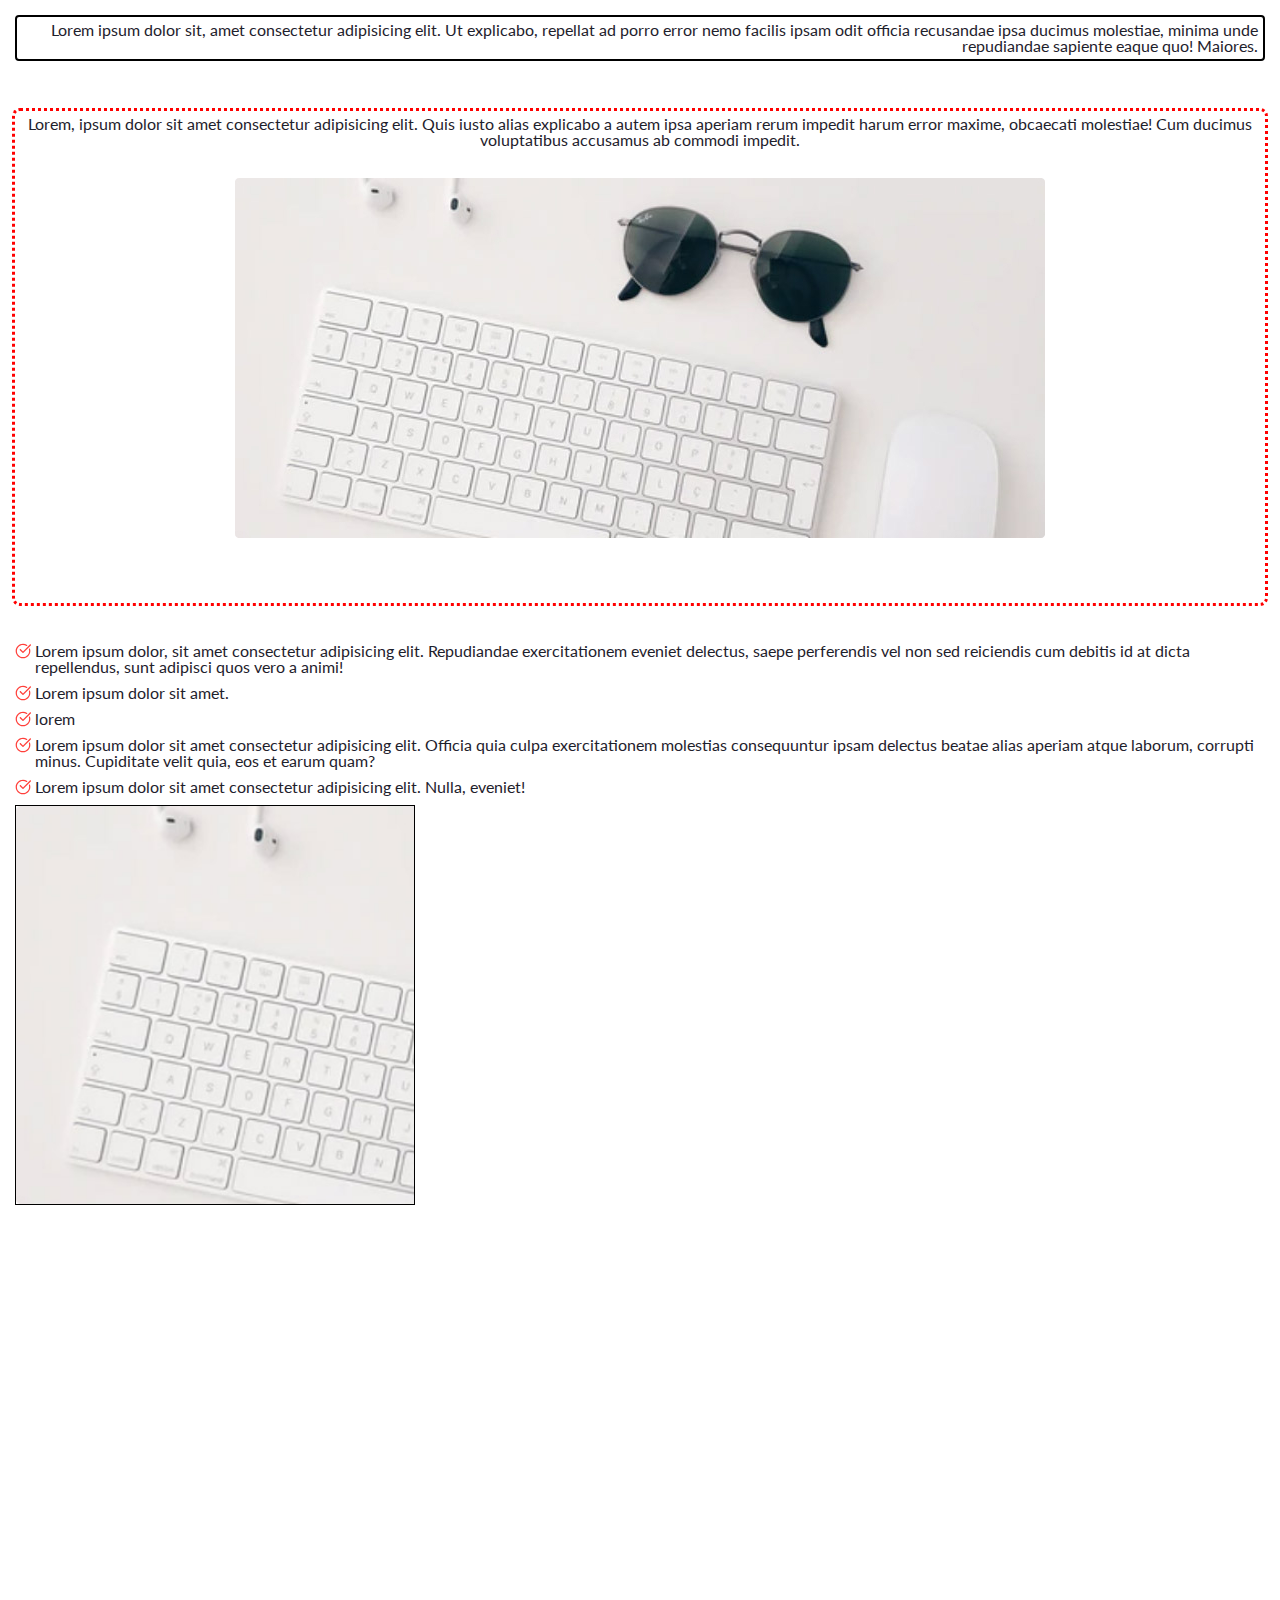
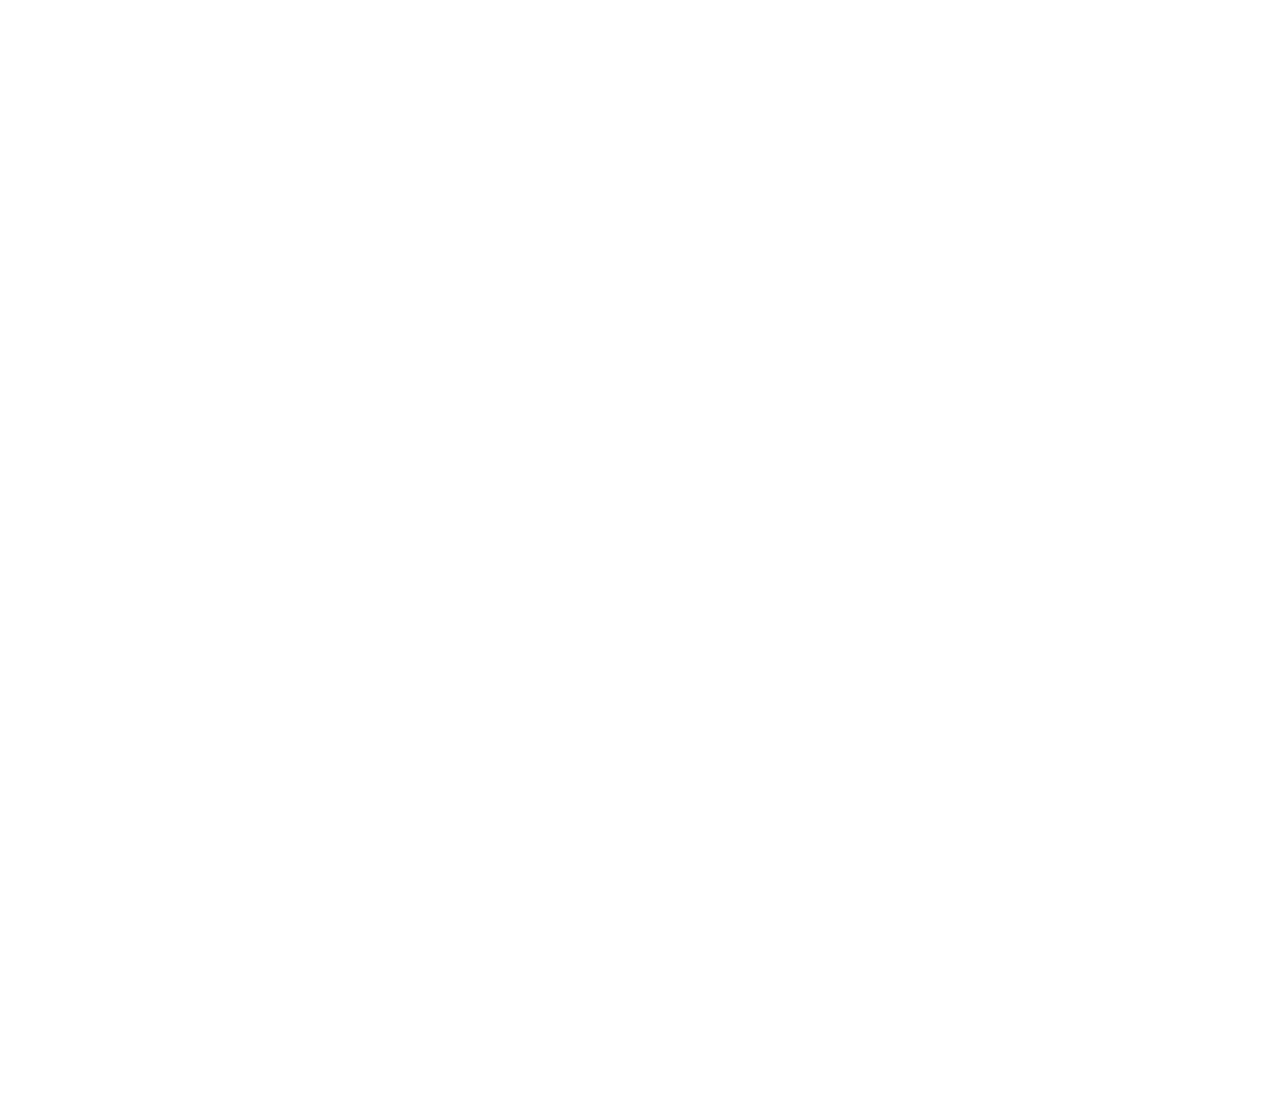
<file: index.html>
<!DOCTYPE html>
<html lang="en">

<head>
	<meta charset="UTF-8">
	<meta name="viewport" content="width=device-width, initial-scale=1.0">
	<link rel="stylesheet" href="css/null.css">
	<link rel="stylesheet" href="css/style.css">
	<title>Урок 6-7</title>
</head>

<body>
	<div class="wrapper">
		<header>
			<nav></nav>
		</header>
		<main>
			<div class="first">
				Lorem ipsum dolor sit, amet consectetur adipisicing elit. Ut explicabo, repellat ad porro error nemo
				facilis ipsam odit officia recusandae ipsa ducimus molestiae, minima unde repudiandae sapiente eaque
				quo! Maiores.
			</div>
			<div class="back">
				Lorem, ipsum dolor sit amet consectetur adipisicing elit. Quis iusto alias explicabo a autem ipsa
				aperiam rerum impedit harum error maxime, obcaecati molestiae! Cum ducimus voluptatibus accusamus ab
				commodi impedit.
				<div class="pictur">
					<img src="img/image.jpg" alt="#">
				</div>
			</div>
			<ul class="menu">
				<li class="menu__item">Lorem ipsum dolor, sit amet consectetur adipisicing elit. Repudiandae
					exercitationem eveniet delectus, saepe perferendis vel non sed reiciendis cum debitis id at dicta
					repellendus, sunt adipisci quos vero a animi!</li>
				<li class="menu__item">Lorem ipsum dolor sit amet.</li>
				<li class="menu__item"><a href="page.html">lorem</a></li>
				<li class="menu__item">Lorem ipsum dolor sit amet consectetur adipisicing elit. Officia quia culpa
					exercitationem molestias consequuntur ipsam delectus beatae alias aperiam atque laborum, corrupti
					minus. Cupiditate velit quia, eos et earum quam?</li>
				<li class="menu__item">Lorem ipsum dolor sit amet consectetur adipisicing elit. Nulla, eveniet!</li>
			</ul>
			<div class="imgstatik">
			</div>
			<br><br><br><br><br><br><br><br><br><br><br><br><br><br><br><br><br><br><br><br><br><br><br><br><br><br><br><br><br><br><br><br><br><br><br><br><br><br><br><br><br><br><br><br><br><br><br><br><br><br><br><br><br><br><br><br><br><br><br><br><br><br><br><br><br><br><br><br><br><br><br><br><br><br><br><br><br><br><br><br><br><br><br><br><br><br><br><br><br><br><br><br><br><br>

		</main>
		<footer></footer>
	</div>
</body>

</html>
</file>
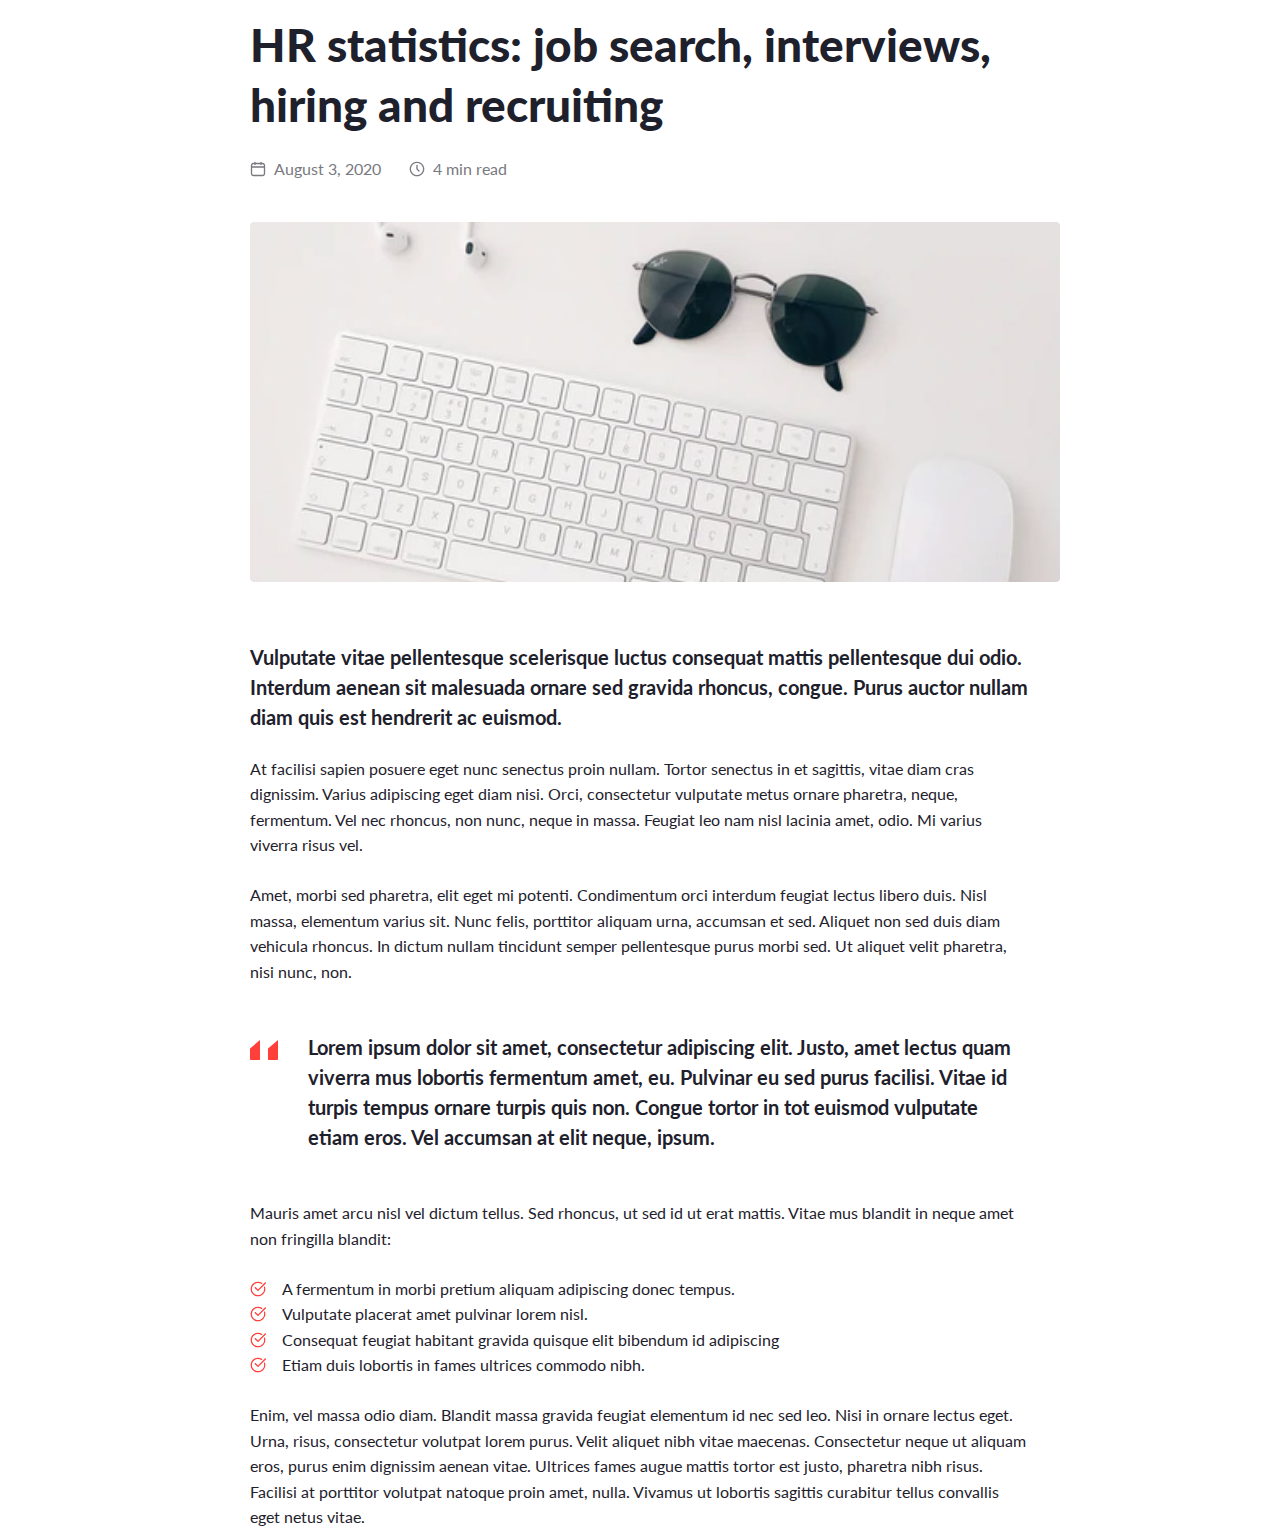
<file: page.html>
<!DOCTYPE html>
<html lang="en">

<head>
	<meta charset="UTF-8">
	<meta name="viewport" content="width=device-width, initial-scale=1.0">
	<link rel="stylesheet" href="css/null.css">
	<link rel="stylesheet" href="css/style.css">
	<title>Макет</title>
</head>

<body class="page1">
	<div class="wrapper">
		<header class="header">
			<h1 class="title">HR statistics: job search, interviews, hiring and recruiting</h1>
			<nav class="menu">
				<ul class="data-time">
					<li class="data-time__item1"> <a href="index.html">August 3, 2020</a></li>
					<li class="data-time__item2">4 min read</li>
				</ul>
			</nav>
		</header>
		<main class="page">
			<div class="pictur">
				<img src="img/image.jpg" alt="#">
			</div>
			<div class="main-text">
				<p>Vulputate vitae pellentesque scelerisque luctus consequat mattis pellentesque dui odio. Interdum
					aenean sit malesuada ornare sed gravida rhoncus, congue. Purus auctor nullam diam quis est hendrerit
					ac euismod. </p>
			</div>
			<div class="sub-text">
				<p class="sub-text__first">At facilisi sapien posuere eget nunc senectus proin nullam. Tortor senectus
					in et sagittis, vitae
					diam cras dignissim. Varius adipiscing eget diam nisi. Orci, consectetur vulputate metus ornare
					pharetra, neque, fermentum. Vel nec rhoncus, non nunc, neque in massa. Feugiat leo nam nisl lacinia
					amet, odio. Mi varius viverra risus vel.</p>
				<p>Amet, morbi sed pharetra, elit eget mi potenti. Condimentum orci interdum feugiat lectus libero duis.
					Nisl massa, elementum varius sit. Nunc felis, porttitor aliquam urna, accumsan et sed. Aliquet non
					sed duis diam vehicula rhoncus. In dictum nullam tincidunt semper pellentesque purus morbi sed. Ut
					aliquet velit pharetra, nisi nunc, non.</p>
			</div>
			<div class="review">
				<p>Lorem ipsum dolor sit amet, consectetur adipiscing elit. Justo, amet lectus quam viverra mus lobortis
					fermentum amet, eu. Pulvinar eu sed purus facilisi. Vitae id turpis tempus ornare turpis quis non.
					Congue tortor in tot euismod vulputate etiam eros. Vel accumsan at elit neque, ipsum.</p>
			</div>
			<div class="dop-text">
				<p>Mauris amet arcu nisl vel dictum tellus. Sed rhoncus, ut sed id ut erat mattis. Vitae mus blandit in
					neque amet non fringilla blandit:</p>
			</div>
			<ul class="chek-plus">
				<li class="chek-plus__item">A fermentum in morbi pretium aliquam adipiscing donec tempus.</li>
				<li class="chek-plus__item">Vulputate placerat amet pulvinar lorem nisl.</li>
				<li class="chek-plus__item">Consequat feugiat habitant gravida quisque elit bibendum id adipiscing
				</li>
				</li>
				<li class="chek-plus__item">Etiam duis lobortis in fames ultrices commodo nibh.</li>
			</ul>
		</main>
		<footer class="footer">
			<div class="last-text">
				<p>Enim, vel massa odio diam. Blandit massa gravida feugiat elementum id nec sed leo. Nisi in ornare
					lectus eget. Urna, risus, consectetur volutpat lorem purus. Velit aliquet nibh vitae maecenas.
					Consectetur neque ut aliquam eros, purus enim dignissim aenean vitae. Ultrices fames augue mattis
					tortor est justo, pharetra nibh risus. Facilisi at porttitor volutpat natoque proin amet, nulla.
					Vivamus ut lobortis sagittis curabitur tellus convallis eget netus vitae.</p>
			</div>
		</footer>
	</div>
</body>

</html>
</file>
<file: css/null.css>
*,
*::before,
*::after {
	box-sizing: border-box;
	margin: 0;
	padding: 0;
	border: 0;
}
li{
	list-style: none;
}
a,
a:visited{
	text-decoration: none;
	color: inherit;
}
a:hover{
	text-decoration: none;
}
h1,
h2,
h3,
h4,
h5,
h6{
	font-weight: inherit;
	font-size: inherit;
}
img{
	vertical-align: top;
}
body,
html{
	height: 100%;
	line-height: 1;
}
</file>
<file: css/style.css>
@font-face {
	font-family: 'Lato';
	src: url("../fonts/Lato-Regular.woff2") format("woff2"), url("../fonts/Lato-Regular.woff") format("woff");
	font-weight: 400;
	font-display: swap;
}

@font-face {
	font-family: 'Lato';
	src: url("../fonts/Lato-Bold.woff2") format("woff2"), url("../fonts/Lato-Bold.woff") format("woff");
	font-weight: 700;
	font-display: swap;
}

@font-face {
	font-family: 'Lato';
	src: url("../fonts/Lato-Black.woff2") format("woff2"), url("../fonts/Lato-Black.woff") format("woff");
	font-weight: 900;
	font-display: swap;
}

body{
	font-family: "Lato";
	font-size: 16px;
	font-weight: 400;
	padding: 15px;
	color: #1e212c;
}

.first{
	padding: 5px;
	margin-bottom: 50px;
	border: 2px solid black;
	border-radius: 4px;
	text-align: right;
}

.back{
	text-align: center;
	outline: 3px dotted red;
	border-radius: 5px;
	padding: 5px;
	margin-bottom: 40px;
}

.pictur{
	margin-top: 30px;
}

.menu__item{
	padding-left: 20px;
	margin-bottom: 10px;
	background: url('../img/check.svg') 0 0 / 16px no-repeat;
}

.imgstatik{
	width: 400px;
	height: 400px;
	border: 1px solid black;
	background: url("../img/image.jpg") 0 0 / cover   no-repeat, fixed;
}
/* ===========================page2============================== */

.page1{
	font-family: "Lato";
	font-size: 16px;
	font-weight: 400;
	padding: 15px;
	color: #1e212c;
	width: 810px;
	margin: 0 auto;
}


.title{
	font-size: 46px;
	font-weight: 900;
	line-height: 1.3;
}

.menu{
	margin-top: 26px;
}


[class*="data-time__item"]{
	display: inline-block;
	margin-right: 24px;
	color: #787a80;
	padding-left: 24px;
}

.data-time__item1{
	background: url("../img/Calendar.svg") 0 0/ 16px no-repeat ;
}

.data-time__item2{
	background: url("../img/Clock.svg") 0 0/ 16px no-repeat ;
}

.header{
	margin-bottom: 45px;
}

.pictur{
	margin-bottom: 60px;
}

.main-text {
	font-size: 20px;
	font-weight: 700;
	line-height: 1.5;
	margin-bottom: 24px;
}

.sub-text{
	line-height: 1.6;
	margin-bottom: 48px;
}

.sub-text__first{
	margin-bottom: 24px;
}

.review {
	font-size: 20px;
	font-weight: 700;
	line-height: 1.5;
	padding-left: 58px;
	background: url("../img/braces.svg") 0 8px no-repeat;
}
.review{
	margin-bottom: 48px;
}

.dop-text {
	line-height: 1.6;
	margin-bottom: 24px;
}

.chek-plus{
	margin-bottom: 24px;
}
.chek-plus__item{
	line-height: 1.6;
	padding-left: 32px;
	background: url("../img/check.svg") 0 5px / 16px no-repeat;
}

.last-text{
	line-height: 1.6;
}
</file>
